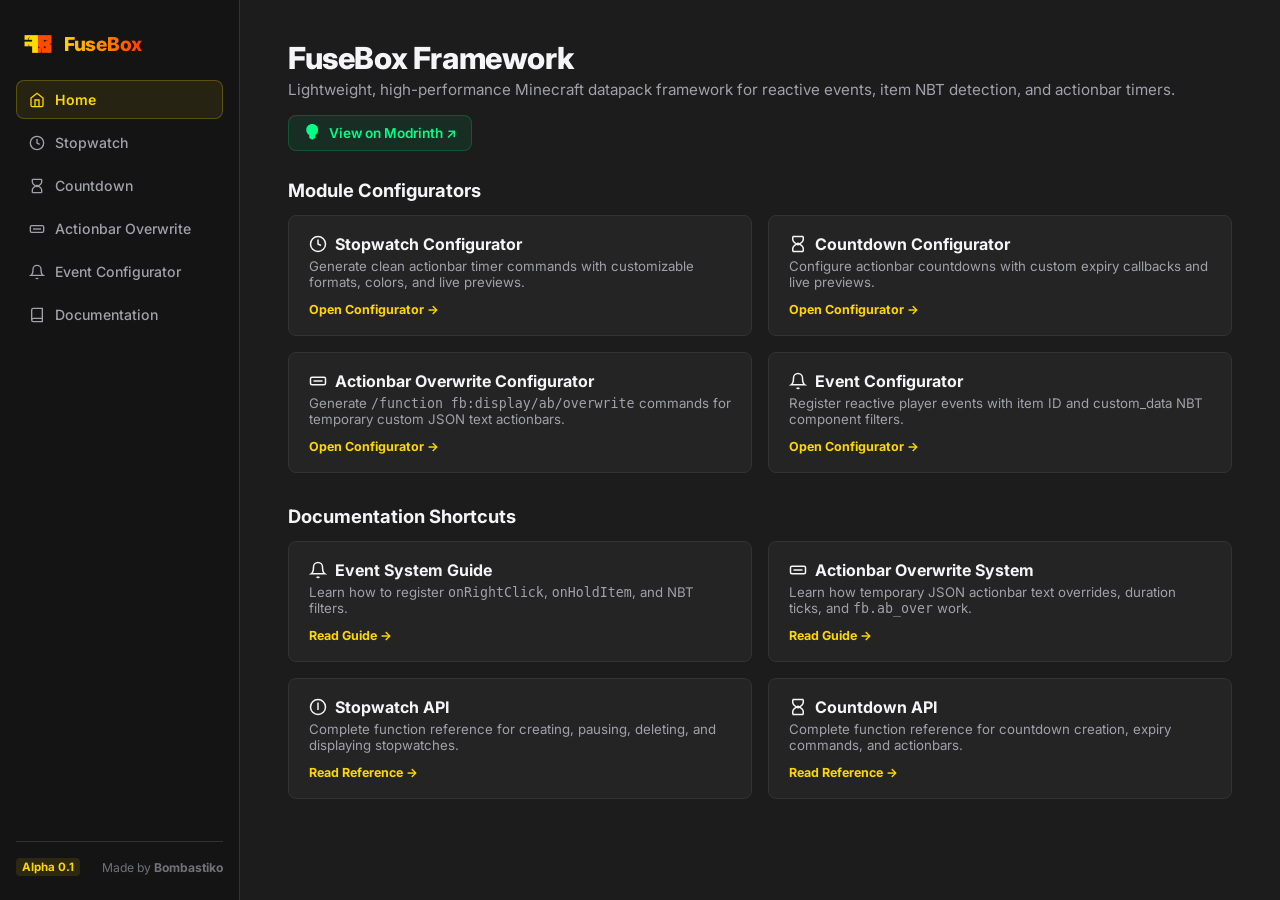
<file: FuseBox/Wiki/index.html>
<!DOCTYPE html>
<html lang="en">
<head>
  <meta charset="UTF-8">
  <meta name="viewport" content="width=device-width, initial-scale=1.0">
  <title>FuseBox Wiki & Configurator</title>
  <link rel="stylesheet" href="style.css?v=18.0">
  <link rel="preconnect" href="https://fonts.googleapis.com">
  <link rel="preconnect" href="https://fonts.gstatic.com" crossorigin>
  <link href="https://fonts.googleapis.com/css2?family=Inter:wght@400;500;600;700;800&family=JetBrains+Mono:wght@400;600&display=swap" rel="stylesheet">
</head>
<body>

  <!-- SIDEBAR NAVIGATION -->
  <aside class="sidebar">
    <div>
      <!-- LOGO BRAND (NO BOX / NO BORDER) -->
      <div class="logo-brand">
        <img src="logo.png" alt="FuseBox Logo" width="32" height="32" style="width:32px; height:32px; max-width:32px; max-height:32px; object-fit:contain;" class="logo-img">
        <span class="logo-title">FuseBox</span>
      </div>

      <nav class="menu">
        <button class="menu-item active" data-page="home-page">
          <svg viewBox="0 0 24 24" width="16" height="16" stroke="currentColor" stroke-width="2" fill="none"><path d="M3 9l9-7 9 7v11a2 2 0 0 1-2 2H5a2 2 0 0 1-2-2z"></path><polyline points="9 22 9 12 15 12 15 22"></polyline></svg>
          Home
        </button>

        <button class="menu-item" data-page="configurator-page">
          <svg viewBox="0 0 24 24" width="16" height="16" stroke="currentColor" stroke-width="2" fill="none"><circle cx="12" cy="12" r="10"></circle><polyline points="12 6 12 12 16 14"></polyline></svg>
          Stopwatch
        </button>

        <button class="menu-item" data-page="cd-configurator-page">
          <svg viewBox="0 0 24 24" width="16" height="16" stroke="currentColor" stroke-width="2" fill="none"><path d="M5 2h14M5 22h14M19 2v4c0 3-3 5-7 7-4-2-7-4-7-7V2M5 22v-4c0-3 3-5 7-7 4 2 7 4 7 7v4"></path></svg>
          Countdown
        </button>

        <button class="menu-item" data-page="ab-configurator-page">
          <svg viewBox="0 0 24 24" width="16" height="16" stroke="currentColor" stroke-width="2" fill="none"><rect x="2" y="7" width="20" height="10" rx="2" ry="2"></rect><line x1="6" y1="12" x2="18" y2="12"></line></svg>
          Actionbar Overwrite
        </button>

        <button class="menu-item" data-page="event-generator-page">
          <svg viewBox="0 0 24 24" width="16" height="16" stroke="currentColor" stroke-width="2" fill="none"><path d="M18 8A6 6 0 0 0 6 8c0 7-3 9-3 9h18s-3-2-3-9"></path><path d="M13.73 21a2 2 0 0 1-3.46 0"></path></svg>
          Event Configurator
        </button>

        <button class="menu-item" data-page="docs-page">
          <svg viewBox="0 0 24 24" width="16" height="16" stroke="currentColor" stroke-width="2" fill="none"><path d="M4 19.5A2.5 2.5 0 0 1 6.5 17H20"></path><path d="M6.5 2H20v20H6.5A2.5 2.5 0 0 1 4 19.5v-15A2.5 2.5 0 0 1 6.5 2z"></path></svg>
          Documentation
        </button>
      </nav>
    </div>

    <!-- SIDEBAR FOOTER -->
    <div class="sidebar-footer">
      <span class="version-tag">Alpha 0.1</span>
      <span>Made by <strong>Bombastiko</strong></span>
    </div>
  </aside>

  <!-- MAIN CONTENT AREA -->
  <main class="content">

    <!-- PAGE 0: HOME / DASHBOARD OVERVIEW -->
    <div id="home-page" class="page active">
      <div class="page-header">
        <h1>FuseBox Framework</h1>
        <p>Lightweight, high-performance Minecraft datapack framework for reactive events, item NBT detection, and actionbar timers.</p>
        <div style="margin-top:16px;">
          <a href="https://modrinth.com/datapack/fusebox" target="_blank" class="btn-modrinth">
            <svg width="18" height="18" viewBox="0 0 24 24" fill="currentColor"><path d="M12.252 0c-4.35 0-7.89 3.54-7.89 7.89 0 2.92 1.6 5.48 3.97 6.81v3.91l3.92 2.37 3.92-2.37v-3.91c2.37-1.33 3.97-3.89 3.97-6.81 0-4.35-3.54-7.89-7.89-7.89z"></path></svg>
            View on Modrinth ↗
          </a>
        </div>
      </div>

      <div style="margin-bottom:32px;">
        <h2 style="font-size:1.15rem; font-weight:700; margin-bottom:14px; color:var(--text-main);">Module Configurators</h2>
        <div class="shortcut-grid">
          <div class="shortcut-card" onclick="switchPage('configurator-page')">
            <div>
              <h3>
                <svg viewBox="0 0 24 24" width="18" height="18" stroke="currentColor" stroke-width="2" fill="none"><circle cx="12" cy="12" r="10"></circle><polyline points="12 6 12 12 16 14"></polyline></svg>
                Stopwatch Configurator
              </h3>
              <p>Generate clean actionbar timer commands with customizable formats, colors, and live previews.</p>
            </div>
            <div class="shortcut-arrow">Open Configurator →</div>
          </div>

          <div class="shortcut-card" onclick="switchPage('cd-configurator-page')">
            <div>
              <h3>
                <svg viewBox="0 0 24 24" width="18" height="18" stroke="currentColor" stroke-width="2" fill="none"><path d="M5 2h14M5 22h14M19 2v4c0 3-3 5-7 7-4-2-7-4-7-7V2M5 22v-4c0-3 3-5 7-7 4 2 7 4 7 7v4"></path></svg>
                Countdown Configurator
              </h3>
              <p>Configure actionbar countdowns with custom expiry callbacks and live previews.</p>
            </div>
            <div class="shortcut-arrow">Open Configurator →</div>
          </div>

          <div class="shortcut-card" onclick="switchPage('ab-configurator-page')">
            <div>
              <h3>
                <svg viewBox="0 0 24 24" width="18" height="18" stroke="currentColor" stroke-width="2" fill="none"><rect x="2" y="7" width="20" height="10" rx="2" ry="2"></rect><line x1="6" y1="12" x2="18" y2="12"></line></svg>
                Actionbar Overwrite Configurator
              </h3>
              <p>Generate <code>/function fb:display/ab/overwrite</code> commands for temporary custom JSON text actionbars.</p>
            </div>
            <div class="shortcut-arrow">Open Configurator →</div>
          </div>

          <div class="shortcut-card" onclick="switchPage('event-generator-page')">
            <div>
              <h3>
                <svg viewBox="0 0 24 24" width="18" height="18" stroke="currentColor" stroke-width="2" fill="none"><path d="M18 8A6 6 0 0 0 6 8c0 7-3 9-3 9h18s-3-2-3-9"></path><path d="M13.73 21a2 2 0 0 1-3.46 0"></path></svg>
                Event Configurator
              </h3>
              <p>Register reactive player events with item ID and custom_data NBT component filters.</p>
            </div>
            <div class="shortcut-arrow">Open Configurator →</div>
          </div>
        </div>
      </div>

      <div>
        <h2 style="font-size:1.15rem; font-weight:700; margin-bottom:14px; color:var(--text-main);">Documentation Shortcuts</h2>
        <div class="shortcut-grid">
          <div class="shortcut-card" onclick="switchPage('docs-page'); switchDocTab('doc-events');">
            <div>
              <h3>
                <svg viewBox="0 0 24 24" width="18" height="18" stroke="currentColor" stroke-width="2" fill="none"><path d="M18 8A6 6 0 0 0 6 8c0 7-3 9-3 9h18s-3-2-3-9"></path><path d="M13.73 21a2 2 0 0 1-3.46 0"></path></svg>
                Event System Guide
              </h3>
              <p>Learn how to register <code>onRightClick</code>, <code>onHoldItem</code>, and NBT filters.</p>
            </div>
            <div class="shortcut-arrow">Read Guide →</div>
          </div>

          <div class="shortcut-card" onclick="switchPage('docs-page'); switchDocTab('doc-actionbar');">
            <div>
              <h3>
                <svg viewBox="0 0 24 24" width="18" height="18" stroke="currentColor" stroke-width="2" fill="none"><rect x="2" y="7" width="20" height="10" rx="2" ry="2"></rect><line x1="6" y1="12" x2="18" y2="12"></line></svg>
                Actionbar Overwrite System
              </h3>
              <p>Learn how temporary JSON actionbar text overrides, duration ticks, and <code>fb.ab_over</code> work.</p>
            </div>
            <div class="shortcut-arrow">Read Guide →</div>
          </div>

          <div class="shortcut-card" onclick="switchPage('docs-page'); switchDocTab('doc-stopwatches');">
            <div>
              <h3>
                <svg viewBox="0 0 24 24" width="18" height="18" stroke="currentColor" stroke-width="2" fill="none"><circle cx="12" cy="12" r="10"></circle><polyline points="12 6 12 16 14"></polyline></svg>
                Stopwatch API
              </h3>
              <p>Complete function reference for creating, pausing, deleting, and displaying stopwatches.</p>
            </div>
            <div class="shortcut-arrow">Read Reference →</div>
          </div>

          <div class="shortcut-card" onclick="switchPage('docs-page'); switchDocTab('doc-countdowns');">
            <div>
              <h3>
                <svg viewBox="0 0 24 24" width="18" height="18" stroke="currentColor" stroke-width="2" fill="none"><path d="M5 2h14M5 22h14M19 2v4c0 3-3 5-7 7-4-2-7-4-7-7V2M5 22v-4c0-3 3-5 7-7 4 2 7 4 7 7v4"></path></svg>
                Countdown API
              </h3>
              <p>Complete function reference for countdown creation, expiry commands, and actionbars.</p>
            </div>
            <div class="shortcut-arrow">Read Reference →</div>
          </div>
        </div>
      </div>
    </div>

    <!-- PAGE 1: STOPWATCH -->
    <div id="configurator-page" class="page">
      <div class="page-header">
        <h1>Stopwatch Configurator</h1>
        <p>Generate complete stopwatch creation, actionbar display, pause, and resume commands.</p>
      </div>

      <div class="config-layout">
        <!-- FORM CARD -->
        <div class="card">
          <div class="card-title">Stopwatch Parameters</div>
          <form id="configForm" onsubmit="event.preventDefault();">
            <div class="form-grid">
              <div class="field">
                <label for="player">Target Selector / Player *</label>
                <input type="text" id="player" placeholder="e.g. @a, @s, or player name">
              </div>

              <div class="field" id="global-type-group">
                <label for="global_type">Global Type</label>
                <select id="global_type">
                  <option value="soft" selected>Soft (Custom Override)</option>
                  <option value="hard">Hard (Force All)</option>
                </select>
              </div>

              <div class="field">
                <label for="sw">Stopwatch Name *</label>
                <input type="text" id="sw" placeholder="e.g. demo">
              </div>

              <div class="field">
                <label for="format">Format</label>
                <select id="format">
                  <option value="digital">Digital (HH:MM:SS)</option>
                  <option value="digital_short" selected>Digital Short (MM:SS.ms)</option>
                  <option value="letters">Letters (Xd Xh Xm Xs)</option>
                  <option value="dynamic">Dynamic</option>
                </select>
              </div>

              <div class="field">
                <label for="color">Primary Color</label>
                <select id="color">
                  <option value="gold" selected>Gold</option>
                  <option value="yellow">Yellow</option>
                  <option value="white">White</option>
                  <option value="gray">Gray</option>
                  <option value="red">Red</option>
                  <option value="green">Green</option>
                </select>
              </div>

              <div class="field">
                <label for="color_sec">Separator Color</label>
                <select id="color_sec">
                  <option value="yellow" selected>Yellow</option>
                  <option value="gold">Gold</option>
                  <option value="white">White</option>
                  <option value="gray">Gray</option>
                </select>
              </div>

              <div class="field">
                <label for="color_num">Number Color</label>
                <select id="color_num">
                  <option value="white" selected>White</option>
                  <option value="gold">Gold</option>
                  <option value="yellow">Yellow</option>
                </select>
              </div>

              <div class="field full-width">
                <label for="prefix">Prefix Text</label>
                <input type="text" id="prefix" placeholder="e.g. Timer: ">
              </div>

              <div class="field full-width">
                <label for="suffix">Suffix Text</label>
                <input type="text" id="suffix" placeholder="e.g.  (Active)">
              </div>

              <div class="field toggle-field full-width">
                <label for="bold">Apply Bold Formatting</label>
                <label class="switch">
                  <input type="checkbox" id="bold">
                  <span class="slider"></span>
                </label>
              </div>
            </div>
          </form>
        </div>

        <!-- PREVIEW & COMMAND CARD -->
        <div>
          <!-- PREVIEW CARD -->
          <div class="card brand-border-card" style="margin-bottom:24px;">
            <div class="card-title">
              <span>Actionbar Live Preview</span>
              <div style="display:flex; align-items:center; gap:6px;">
                <label for="preview-paused" style="font-size:0.75rem; color:var(--text-muted);">Paused</label>
                <input type="checkbox" id="preview-paused">
              </div>
            </div>
            <div class="preview-box">
              <div id="actionbarPreview" class="actionbar-text">00:00.00</div>
            </div>
          </div>

          <!-- COMMANDS CARD -->
          <div class="card brand-border-card">
            <div class="card-title">Generated Commands</div>
            <div class="command-container">
              <label style="font-size:0.75rem; color:var(--text-muted); font-weight:700;">1. Create Stopwatch</label>
              <div class="command-code"><code id="sw-commandOutputCreate">/function fb:sw/create {name:"demo"}</code></div>
              <button id="sw-copyBtnCreate" class="btn-copy-compact">Copy Create</button>

              <label style="font-size:0.75rem; color:var(--text-muted); font-weight:700; margin-top:6px;">2. Display Actionbar</label>
              <div class="command-code"><code id="commandOutput">/function fb:sw/display_ab_custom {player:"@a",sw:"demo",format:"digital_short",color:"gold",color_sec:"yellow",color_num:"white",prefix:"",suffix:"",bold:"false",global_type:"soft"}</code></div>
              <button id="copyBtn" class="btn-copy-compact">Copy Display</button>

              <label style="font-size:0.75rem; color:var(--text-muted); font-weight:700; margin-top:6px;">3. Pause Stopwatch</label>
              <div class="command-code"><code id="sw-commandOutputPause">/function fb:sw/pause {name:"demo"}</code></div>
              <button id="sw-copyBtnPause" class="btn-copy-compact">Copy Pause</button>

              <label style="font-size:0.75rem; color:var(--text-muted); font-weight:700; margin-top:6px;">4. Resume Stopwatch</label>
              <div class="command-code"><code id="sw-commandOutputResume">/function fb:sw/resume {name:"demo"}</code></div>
              <button id="sw-copyBtnResume" class="btn-copy-compact">Copy Resume</button>
            </div>
          </div>
        </div>
      </div>
    </div>

    <!-- PAGE 2: COUNTDOWN -->
    <div id="cd-configurator-page" class="page">
      <div class="page-header">
        <h1>Countdown Configurator</h1>
        <p>Generate commands for actionbar countdowns with optional expiry callbacks.</p>
      </div>

      <div class="config-layout">
        <!-- FORM CARD -->
        <div class="card">
          <div class="card-title">Countdown Parameters</div>
          <form id="cdConfigForm" onsubmit="event.preventDefault();">
            <div class="form-grid">
              <div class="field">
                <label for="cd-player">Target Selector / Player *</label>
                <input type="text" id="cd-player" placeholder="e.g. @a, @s, or player name">
              </div>

              <div class="field" id="cd-global-type-group">
                <label for="cd-global_type">Global Type</label>
                <select id="cd-global_type">
                  <option value="soft" selected>Soft (Custom Override)</option>
                  <option value="hard">Hard (Force All)</option>
                </select>
              </div>

              <div class="field">
                <label for="cd-name">Countdown Name *</label>
                <input type="text" id="cd-name" placeholder="e.g. timer1">
              </div>

              <div class="field">
                <label for="cd-format">Format</label>
                <select id="cd-format">
                  <option value="digital">Digital (HH:MM:SS)</option>
                  <option value="digital_short" selected>Digital Short (MM:SS.ms)</option>
                  <option value="letters">Letters (Xd Xh Xm Xs)</option>
                  <option value="dynamic">Dynamic</option>
                </select>
              </div>

              <div class="field">
                <label for="cd-h">Hours</label>
                <input type="number" id="cd-h" placeholder="0" min="0">
              </div>

              <div class="field">
                <label for="cd-m">Minutes</label>
                <input type="number" id="cd-m" placeholder="1" min="0">
              </div>

              <div class="field">
                <label for="cd-s">Seconds</label>
                <input type="number" id="cd-s" placeholder="30" min="0">
              </div>

              <div class="field">
                <label for="cd-color">Primary Color</label>
                <select id="cd-color">
                  <option value="red" selected>Red</option>
                  <option value="gold">Gold</option>
                  <option value="yellow">Yellow</option>
                  <option value="white">White</option>
                </select>
              </div>

              <div class="field full-width">
                <label for="cd-prefix">Prefix Text</label>
                <input type="text" id="cd-prefix" placeholder="e.g. Time Left: ">
              </div>

              <div class="field full-width">
                <label for="cd-cmd">Expiry Callback Command (Optional)</label>
                <input type="text" id="cd-cmd" placeholder="Optional command on timer expiry (e.g. say Done!)">
                <span style="font-size:0.75rem; color:var(--text-dim);">If left empty, a silent command with no chat output or side effect will be used.</span>
              </div>

              <div class="field toggle-field full-width">
                <label for="cd-bold">Apply Bold Formatting</label>
                <label class="switch">
                  <input type="checkbox" id="cd-bold">
                  <span class="slider"></span>
                </label>
              </div>
            </div>
          </form>
        </div>

        <!-- PREVIEW & COMMANDS CARD -->
        <div>
          <!-- PREVIEW CARD -->
          <div class="card brand-border-card" style="margin-bottom:24px;">
            <div class="card-title">
              <span>Actionbar Live Preview</span>
              <div style="display:flex; align-items:center; gap:6px;">
                <label for="cd-preview-paused" style="font-size:0.75rem; color:var(--text-muted);">Paused</label>
                <input type="checkbox" id="cd-preview-paused">
              </div>
            </div>
            <div class="preview-box">
              <div id="cd-actionbarPreview" class="actionbar-text">01:30.00</div>
            </div>
          </div>

          <!-- COMMANDS CARD -->
          <div class="card brand-border-card">
            <div class="card-title">Generated Commands</div>
            <div class="command-container">
              <label style="font-size:0.75rem; color:var(--text-muted); font-weight:700;">1. Create Countdown</label>
              <div class="command-code"><code id="cd-commandOutputCreate">/function fb:cd/create {name:"timer1",h:0,m:1,s:30,on_complete:'data get storage fb:tmp dummy'}</code></div>
              <button id="cd-copyBtnCreate" class="btn-copy-compact">Copy Create</button>

              <label style="font-size:0.75rem; color:var(--text-muted); font-weight:700; margin-top:6px;">2. Start Countdown</label>
              <div class="command-code"><code id="cd-commandOutputStart">/function fb:cd/start {name:"timer1"}</code></div>
              <button id="cd-copyBtnStart" class="btn-copy-compact">Copy Start</button>

              <label style="font-size:0.75rem; color:var(--text-muted); font-weight:700; margin-top:6px;">3. Display Actionbar</label>
              <div class="command-code"><code id="cd-commandOutputDisplay">/function fb:cd/display_ab_custom {player:"@a",cd:"timer1",format:"digital_short",color:"red",color_sec:"gray",color_num:"white",prefix:"",suffix:"",bold:"false",global_type:"soft"}</code></div>
              <button id="cd-copyBtnDisplay" class="btn-copy-compact">Copy Display</button>
            </div>
          </div>
        </div>
      </div>
    </div>

    <!-- PAGE 3: ACTIONBAR OVERWRITE CONFIGURATOR -->
    <div id="ab-configurator-page" class="page">
      <div class="page-header">
        <h1>Actionbar Overwrite Configurator</h1>
        <p>Generate <code>/function fb:display/ab/overwrite</code> commands to display temporary custom JSON text actionbars for a specific duration in ticks.</p>
      </div>

      <div class="config-layout">
        <!-- FORM CARD -->
        <div class="card">
          <div class="card-title">Actionbar Overwrite Parameters</div>
          <form id="abConfigForm" onsubmit="event.preventDefault();">
            <div class="form-grid">
              <div class="field full-width">
                <label for="ab-player">Target Player / Selector *</label>
                <input type="text" id="ab-player" placeholder="e.g. @a, @s, or player name">
              </div>

              <div class="field full-width">
                <label for="ab-duration">Duration in Ticks (20 Ticks = 1 Second) *</label>
                <input type="number" id="ab-duration" placeholder="e.g. 100" min="1">
                <span style="font-size:0.75rem; color:var(--text-dim);" id="ab-duration-hint">100 ticks = 5.0 seconds duration</span>
              </div>

              <!-- INPUT MODE TOGGLE SWITCH (PLAIN TEXT vs RAW JSON) -->
              <div class="field full-width">
                <label for="ab-mode">Input Mode</label>
                <select id="ab-mode">
                  <option value="plain" selected>Plain Text & Visual Styling</option>
                  <option value="json">Raw JSON Component (Advanced Array/Object)</option>
                </select>
              </div>

              <!-- PLAIN TEXT MODE FIELDS -->
              <div class="field full-width" id="ab-custom-text-group">
                <label for="ab-custom-text">Message Text *</label>
                <input type="text" id="ab-custom-text" placeholder="e.g. Speed Boost Active!">
              </div>

              <div class="field" id="ab-color-group">
                <label for="ab-color">Text Color</label>
                <select id="ab-color">
                  <option value="gold" selected>Gold</option>
                  <option value="yellow">Yellow</option>
                  <option value="white">White</option>
                  <option value="gray">Gray</option>
                  <option value="red">Red</option>
                  <option value="green">Green</option>
                  <option value="blue">Blue</option>
                </select>
              </div>

              <div class="field" id="ab-prefix-group">
                <label for="ab-prefix">Prefix Text</label>
                <input type="text" id="ab-prefix" placeholder="e.g. [INFO] ">
              </div>

              <div class="field full-width toggle-field" id="ab-bold-group">
                <label for="ab-bold">Apply Bold Formatting</label>
                <label class="switch">
                  <input type="checkbox" id="ab-bold" checked>
                  <span class="slider"></span>
                </label>
              </div>

              <!-- RAW JSON MODE FIELD (HIDDEN BY DEFAULT) -->
              <div class="field full-width hidden-field" id="ab-raw-json-group">
                <label for="ab-raw-json">Raw JSON Text Component Payload *</label>
                <input type="text" id="ab-raw-json" placeholder='e.g. [{"text":"★ ","color":"yellow"},{"text":"ULTIMATE READY!","color":"gold","bold":true}]'>
                <span style="font-size:0.75rem; color:var(--text-dim);" id="ab-json-hint">Enter valid Minecraft JSON component array or object.</span>
              </div>
            </div>
          </form>
        </div>

        <!-- PREVIEW & COMMAND CARD -->
        <div>
          <div class="card brand-border-card" style="margin-bottom:24px;">
            <div class="card-title">
              <span>Actionbar Live Preview</span>
            </div>
            <div class="preview-box">
              <div id="ab-actionbarPreview" class="actionbar-text">Speed Boost Active!</div>
            </div>
          </div>

          <div class="card brand-border-card">
            <div class="card-title">Generated Command</div>
            <div class="command-container">
              <label style="font-size:0.75rem; color:var(--text-muted); font-weight:700;">Actionbar Overwrite Command</label>
              <div class="command-code"><code id="ab-commandOutput">/function fb:display/ab/overwrite {player:"@a",text:'{"text":"Speed Boost Active!","color":"gold","bold":true}',duration:100}</code></div>
              <button id="ab-copyBtn" class="btn-copy-compact">
                <svg width="14" height="14" viewBox="0 0 24 24" fill="none" stroke="currentColor" stroke-width="2"><path d="M16 4h2a2 2 0 0 1 2 2v14a2 2 0 0 1-2 2H6a2 2 0 0 1-2-2V6a2 2 0 0 1 2-2h2"></path><rect x="8" y="2" width="8" height="4" rx="1" ry="1"></rect></svg>
                Copy Overwrite Command
              </button>
            </div>
          </div>
        </div>
      </div>
    </div>

    <!-- PAGE 4: EVENT CONFIGURATOR -->
    <div id="event-generator-page" class="page">
      <div class="page-header">
        <h1>Event Configurator</h1>
        <p>Register reactive player events with <code>item_id</code> and <code>custom_data</code> NBT component filters.</p>
      </div>

      <div class="config-layout">
        <div class="card">
          <div class="card-title">Event Parameters</div>
          <form id="eventGenForm" onsubmit="event.preventDefault();">
            <div class="form-grid">
              <div class="field">
                <label for="eg-type">Callback Action Type</label>
                <select id="eg-type">
                  <option value="command" selected>Direct Command (cmd)</option>
                  <option value="function">Function Call (fn)</option>
                </select>
              </div>

              <div class="field">
                <label for="eg-event">Event Name</label>
                <select id="eg-event">
                  <option value="onRightClick" selected>onRightClick</option>
                  <option value="onHoldItem">onHoldItem</option>
                  <option value="onJoin">onJoin</option>
                  <option value="onDeath">onDeath</option>
                  <option value="onLeave">onLeave</option>
                  <option value="onKillPlayer">onKillPlayer</option>
                  <option value="onDamage">onDamage</option>
                </select>
              </div>

              <!-- ITEM-RELATED FIELDS (HIDES AUTOMATICALLY FOR NON-ITEM EVENTS) -->
              <div class="field full-width" id="eg-item-group">
                <label for="eg-item" id="eg-item-label">Required Item ID *</label>
                <input type="text" id="eg-item" placeholder="e.g. carrot_on_a_stick or warped_fungus_on_a_stick">
                <span id="eg-item-hint" class="field-info">
                  <svg width="12" height="12" viewBox="0 0 24 24" fill="none" stroke="currentColor" stroke-width="2"><circle cx="12" cy="12" r="10"></circle><line x1="12" y1="8" x2="12" y2="12"></line><line x1="12" y1="16" x2="12.01" y2="16"></line></svg>
                  Required for onRightClick: minecraft:carrot_on_a_stick or minecraft:warped_fungus_on_a_stick
                </span>
              </div>

              <div class="field full-width" id="eg-cd-group">
                <label for="eg-cd">Required Custom Data NBT Compound *</label>
                <input type="text" id="eg-cd" placeholder='e.g. {id:"ascend"} or {id:"fire"}'>
                <span style="font-size:0.75rem; color:var(--text-dim);">Matches items with modern Minecraft 1.20.5+ custom_data component (e.g. /give @s carrot_on_a_stick[custom_data={id:"ascend"}]).</span>
              </div>

              <div class="field full-width">
                <label for="eg-fn" id="eg-fn-label">Target Command *</label>
                <input type="text" id="eg-fn" placeholder="e.g. scoreboard players add @s fb.t_fire 1">
              </div>
            </div>
          </form>
        </div>

        <div class="card brand-border-card">
          <div class="card-title">Registration Command</div>
          <div class="command-container">
            <div class="command-code"><code id="eg-commandOutput">/function fb:event/register_item_cmd {event:"onRightClick",item_id:"carrot_on_a_stick",custom_data:{id:"ascend"},cmd:"scoreboard players add @s fb.t_fire 1"}</code></div>
            <button id="eg-copyBtn" class="btn-copy-compact">Copy Registration Command</button>
          </div>
        </div>
      </div>
    </div>

    <!-- PAGE 5: DOCUMENTATION & WIKI -->
    <div id="docs-page" class="page">
      <div class="page-header">
        <h1>Documentation & API Reference</h1>
        <p>Complete documentation for events, stopwatches, countdowns, actionbars, and dependency checking in Minecraft 1.20.5+ / 1.21+.</p>
      </div>

      <nav class="docs-nav">
        <button class="docs-tab active" data-doc="doc-overview">Overview</button>
        <button class="docs-tab" data-doc="doc-actionbar">Actionbar System</button>
        <button class="docs-tab" data-doc="doc-events">Event System</button>
        <button class="docs-tab" data-doc="doc-stopwatches">Stopwatches API</button>
        <button class="docs-tab" data-doc="doc-countdowns">Countdowns API</button>
        <button class="docs-tab" data-doc="doc-dependency">Dependency Check</button>
        <button class="docs-tab" data-doc="doc-troubleshooting">Debugging</button>
      </nav>

      <!-- DOC: OVERVIEW -->
      <div id="doc-overview" class="doc-content active">
        <div class="card doc-block">
          <h2>
            <svg viewBox="0 0 24 24" width="22" height="22" stroke="currentColor" stroke-width="2" fill="none"><path d="M13 2L3 14h9l-1 8 10-12h-9l1-8z"></path></svg>
            Framework Overview
          </h2>
          <p>FuseBox handles complex NBT parsing, item detection, and actionbar UI management out-of-the-box in Minecraft 1.20.5+ / 1.21+.</p>

          <table class="wiki-table">
            <thead>
              <tr>
                <th>Function / Command</th>
                <th>Description</th>
              </tr>
            </thead>
            <tbody>
              <tr>
                <td><code>/function fb:debug/menu</code></td>
                <td>Opens in-game debug chat menu to toggle event and timer diagnostics.</td>
              </tr>
              <tr>
                <td><code>/function fb:event/reset_db</code></td>
                <td>Clears all registered event callbacks and scoreboards.</td>
              </tr>
              <tr>
                <td><code>/function fb:sw/reset-db</code></td>
                <td>Wipes all stopwatch timer instances and scoreboards.</td>
              </tr>
              <tr>
                <td><code>/function fb:cd/reset-db</code></td>
                <td>Wipes all countdown timer instances and scoreboards.</td>
              </tr>
              <tr>
                <td><code>/function fb:api/check_version</code></td>
                <td>Sets score <code>#fb_installed fb.version</code> to current version number for third-party packs.</td>
              </tr>
            </tbody>
          </table>
        </div>
      </div>

      <!-- DOC: ACTIONBAR SYSTEM -->
      <div id="doc-actionbar" class="doc-content">
        <div class="card doc-block">
          <h2>
            <svg viewBox="0 0 24 24" width="22" height="22" stroke="currentColor" stroke-width="2" fill="none"><rect x="2" y="7" width="20" height="10" rx="2" ry="2"></rect><line x1="6" y1="12" x2="18" y2="12"></line></svg>
            Actionbar Overwrite & Priority System
          </h2>
          <p>FuseBox features a built-in actionbar overwrite engine that allows datapacks to display temporary custom JSON text messages for a set duration without interfering with active timers.</p>

          <h3>1. Actionbar Overwrite Function: <code>/function fb:display/ab/overwrite</code></h3>
          <p>Displays a custom JSON text component on the actionbar for a specified duration in Minecraft ticks (20 ticks = 1 second). While active, it temporarily overrides any running stopwatch or countdown display. Once the duration expires, FuseBox automatically reverts to normal timer rendering.</p>
          <pre><code>/function fb:display/ab/overwrite {player:"@a",text:'{"text":"Speed Boost Active!","color":"gold","bold":true}',duration:100}</code></pre>

          <h3>Parameter Reference</h3>
          <table class="wiki-table">
            <thead>
              <tr>
                <th>Parameter</th>
                <th>Type</th>
                <th>Description</th>
              </tr>
            </thead>
            <tbody>
              <tr>
                <td><code>player</code></td>
                <td>String</td>
                <td>Target selector (e.g. <code>"@a"</code>, <code>"@s"</code>, or player name).</td>
              </tr>
              <tr>
                <td><code>text</code></td>
                <td>String / JSON Component</td>
                <td>Raw Minecraft JSON text component string (e.g. <code>'{"text":"Message","color":"gold"}'</code>).</td>
              </tr>
              <tr>
                <td><code>duration</code></td>
                <td>Integer</td>
                <td>Display duration in ticks (e.g. <code>100</code> ticks = 5 seconds). Sets score <code>fb.ab_over</code> on player.</td>
              </tr>
            </tbody>
          </table>

          <h3>2. Under the Hood Mechanics</h3>
          <ul>
            <li>Stores the custom JSON text payload in <code>storage fb:overwrite &lt;player&gt;.text</code>.</li>
            <li>Sets the <code>fb.ab_over</code> scoreboard objective on target players to the specified <code>duration</code> value.</li>
            <li>During each tick, FuseBox's display loop checks if <code>fb.ab_over</code> &gt; 0. If positive, it renders the custom JSON text component and decrements the score by 1.</li>
            <li>When <code>fb.ab_over</code> reaches 0, the overwrite automatically expires and normal timer displays resume seamlessly.</li>
          </ul>
        </div>
      </div>

      <!-- DOC: EVENT SYSTEM -->
      <div id="doc-events" class="doc-content">
        <div class="card doc-block">
          <h2>
            <svg viewBox="0 0 24 24" width="22" height="22" stroke="currentColor" stroke-width="2" fill="none"><path d="M18 8A6 6 0 0 0 6 8c0 7-3 9-3 9h18s-3-2-3-9"></path><path d="M13.73 21a2 2 0 0 1-3.46 0"></path></svg>
            Event System API
          </h2>
          <p>Register reactive player events with <code>item_id</code> and <code>custom_data</code> NBT component filters.</p>

          <div style="background: rgba(255, 170, 0, 0.08); border-left: 4px solid var(--accent-yellow); padding: 14px 16px; border-radius: var(--radius-md); margin: 18px 0;">
            <h4 style="margin: 0 0 6px 0; color: var(--accent-yellow); font-size: 0.92rem; display: flex; align-items: center; gap: 6px;">
              <svg width="16" height="16" viewBox="0 0 24 24" fill="none" stroke="currentColor" stroke-width="2"><circle cx="12" cy="12" r="10"></circle><line x1="12" y1="8" x2="12" y2="12"></line><line x1="12" y1="16" x2="12.01" y2="16"></line></svg>
              Execution Context & Macro Arguments (Crucial!)
            </h4>
            <p style="font-size: 0.85rem; margin: 0 0 8px 0; color: var(--text-main);">
              All callbacks (both direct commands and function calls) execute <strong>as and at the player (<code>@s</code>)</strong> who triggered the event.
            </p>
            <p style="font-size: 0.85rem; margin: 0 0 6px 0; color: var(--text-main);">
              When executing target callback functions (e.g. <code>my_pack:cast_spell</code>), FuseBox executes the target function as a <strong>Macro Function</strong> with NBT storage parameters. The macro parameters passed into your function are:
            </p>
            <ul style="font-size: 0.85rem; margin: 0 0 0 18px; color: var(--text-muted);">
              <li><code>$(player)</code>: The player's username string (e.g. <code>"Bombastiko"</code>).</li>
              <li><code>$(event)</code>: The name of the triggered event (e.g. <code>"onRightClick"</code>, <code>"onJoin"</code>).</li>
              <li><code>$(item_id)</code>: The item ID string (for item events like <code>onRightClick</code> / <code>onHoldItem</code>).</li>
              <li><code>$(custom_data)</code>: The custom NBT compound object (for item events).</li>
            </ul>
            <p style="font-size: 0.82rem; margin: 8px 0 0 0; color: var(--text-dim);">
              <em>Note: If your callback function doesn't use macro parameters, standard Minecraft commands inside your function will still execute directly on <code>@s</code> (the player)!</em>
            </p>
          </div>

          <h3>Standard Events</h3>
          <ul>
            <li><code>onJoin</code>: Fires when a player logs in or joins the world.</li>
            <li><code>onDeath</code>: Fires immediately when a player dies.</li>
            <li><code>onLeave</code>: Fires immediately when a player disconnects or leaves.</li>
            <li><code>onKillPlayer</code>: Fires <code>as</code> the killer when they kill another player.</li>
            <li><code>onKilledByPlayer</code>: Fires <code>as</code> the victim when killed by another player.</li>
            <li><code>onDamage</code>: Fires <code>as</code> the player when they take damage from any source.</li>
            <li><code>onEntityKill</code>: Fires <code>as</code> the player when they kill a mob/monster.</li>
            <li><code>whileOnline</code>: Fires every tick for all players currently online.</li>
            <li><code>whileOffline</code>: Fires every tick for all registered players currently offline.</li>
          </ul>

          <h3>Item-Specific Events</h3>
          <ul>
            <li><code>onRightClick</code>: Fires when a player right-clicks holding a Carrot on a Stick or Warped Fungus on a Stick.</li>
            <li><code>onHoldItem</code>: Fires every tick while a player is holding a specific item.</li>
          </ul>

          <h3>API Registration Commands</h3>
          <p><strong>1. Function Callbacks (Standard Events):</strong></p>
          <pre><code>/function fb:event/register {event:"onJoin", fn:"my_pack:welcome"}</code></pre>

          <p><strong>2. Direct Command Callbacks (Standard Events):</strong></p>
          <pre><code>/function fb:event/register_cmd {event:"onJoin", cmd:"say Welcome back, @s!"}</code></pre>

          <p><strong>3. Function Callbacks (Item Events with custom_data):</strong></p>
          <pre><code>/function fb:event/register_item {event:"onRightClick", fn:"my_pack:cast_spell", item_id:"minecraft:carrot_on_a_stick", custom_data:{id:"ascend"}}</code></pre>

          <p><strong>4. Direct Command Callbacks (Item Events with custom_data):</strong></p>
          <pre><code>/function fb:event/register_item_cmd {event:"onRightClick", cmd:"effect give @s speed 5 1", item_id:"minecraft:carrot_on_a_stick", custom_data:{id:"ascend"}}</code></pre>

          <h3>Example Custom Macro Callback Function</h3>
          <p>Create a macro function in your custom datapack that receives macro arguments from FuseBox:</p>
          <pre><code># my_pack/data/my_pack/function/welcome_macro.mcfunction
# Macro Arguments: player, event

$tellraw @a [{"text":"[Server] Welcome ","color":"gold"},{"text":"$(player)","color":"yellow","bold":true},{"text":"! Triggered ","color":"gold"},{"text":"$(event)","color":"aqua"}]</code></pre>
        </div>
      </div>

      <!-- DOC: STOPWATCHES API -->
      <div id="doc-stopwatches" class="doc-content">
        <div class="card doc-block">
          <h2>
            <svg viewBox="0 0 24 24" width="22" height="22" stroke="currentColor" stroke-width="2" fill="none"><circle cx="12" cy="12" r="10"></circle><polyline points="12 6 12 16 14"></polyline></svg>
            Stopwatch API Reference
          </h2>
          <p>Create and display live actionbar stopwatches for players with full control over formats, colors, and global display priorities.</p>

          <h3>Standard 3-Step Workflow</h3>
          <p><strong>Step 1. Create / Initialize Stopwatch Instance:</strong></p>
          <pre><code>/function fb:sw/create {name:"demo"}</code></pre>

          <p><strong>Step 2. Bind Actionbar Display (Custom Formatting & Priority):</strong></p>
          <pre><code>/function fb:sw/display_ab_custom {player:"@a", sw:"demo", format:"digital_short", color:"gold", color_sec:"yellow", color_num:"white", prefix:"Timer: ", suffix:"", bold:"false", global_type:"soft"}</code></pre>

          <p><strong>Step 3. State Control (Pause, Resume, Reset):</strong></p>
          <pre><code>/function fb:sw/pause {name:"demo"}
/function fb:sw/resume {name:"demo"}
/function fb:sw/reset-db</code></pre>

          <h3>Stopwatch Functions & Macro Signatures</h3>
          <table class="wiki-table">
            <thead>
              <tr>
                <th>Function Call</th>
                <th>Exact NBT Macro Arguments Signature</th>
                <th>Description</th>
              </tr>
            </thead>
            <tbody>
              <tr>
                <td><code>fb:sw/create</code></td>
                <td><code>/function fb:sw/create {name:"demo"}</code></td>
                <td>Initializes a new stopwatch instance named <code>demo</code> (starts timer scores at 0).</td>
              </tr>
              <tr>
                <td><code>fb:sw/display_ab_custom</code></td>
                <td><code>/function fb:sw/display_ab_custom {player:"@a", sw:"demo", format:"digital_short", color:"gold", color_sec:"yellow", color_num:"white", prefix:"Timer: ", suffix:"", bold:"false", global_type:"soft"}</code></td>
                <td>Configures custom actionbar display for <code>demo</code> timer with colors, prefix, format, and global priority.</td>
              </tr>
              <tr>
                <td><code>fb:sw/display_ab</code></td>
                <td><code>/function fb:sw/display_ab {player:"@a", sw:"demo"}</code></td>
                <td>Binds stopwatch <code>demo</code> to actionbar display using default formatting.</td>
              </tr>
              <tr>
                <td><code>fb:sw/pause</code></td>
                <td><code>/function fb:sw/pause {name:"demo"}</code></td>
                <td>Pauses tick counting for stopwatch <code>demo</code>.</td>
              </tr>
              <tr>
                <td><code>fb:sw/resume</code></td>
                <td><code>/function fb:sw/resume {name:"demo"}</code></td>
                <td>Resumes tick counting for stopwatch <code>demo</code>.</td>
              </tr>
              <tr>
                <td><code>fb:sw/reset-db</code></td>
                <td><code>/function fb:sw/reset-db</code></td>
                <td>Wipes all stopwatch instances and scoreboards.</td>
              </tr>
            </tbody>
          </table>

          <h3>Parameter Reference</h3>
          <table class="wiki-table">
            <thead>
              <tr>
                <th>Parameter</th>
                <th>Type</th>
                <th>Description</th>
              </tr>
            </thead>
            <tbody>
              <tr>
                <td><code>name</code></td>
                <td>String</td>
                <td>Stopwatch identifier string (e.g. <code>demo</code>). Used in <code>create</code>, <code>pause</code>, <code>resume</code>.</td>
              </tr>
              <tr>
                <td><code>player</code></td>
                <td>String</td>
                <td>Target selector or player name (e.g. <code>@a</code>, <code>@s</code>, or player name).</td>
              </tr>
              <tr>
                <td><code>sw</code></td>
                <td>String</td>
                <td>Stopwatch identifier string passed to <code>display_ab_custom</code> (e.g. <code>demo</code>).</td>
              </tr>
              <tr>
                <td><code>format</code></td>
                <td>String</td>
                <td><code>digital</code> (HH:MM:SS), <code>digital_short</code> (MM:SS.ms), <code>letters</code> (Xd Xh Xm Xs), <code>dynamic</code>.</td>
              </tr>
              <tr>
                <td><code>color</code>, <code>color_sec</code>, <code>color_num</code></td>
                <td>String</td>
                <td>Color tag options for primary text, separators, and digit numbers.</td>
              </tr>
              <tr>
                <td><code>prefix</code>, <code>suffix</code>, <code>bold</code>, <code>global_type</code></td>
                <td>String</td>
                <td>Display prefix, suffix, bold formatting, and global priority settings (<code>"soft"</code> / <code>"hard"</code>).</td>
              </tr>
            </tbody>
          </table>
        </div>
      </div>

      <!-- DOC: COUNTDOWNS API -->
      <div id="doc-countdowns" class="doc-content">
        <div class="card doc-block">
          <h2>
            <svg viewBox="0 0 24 24" width="22" height="22" stroke="currentColor" stroke-width="2" fill="none"><path d="M5 2h14M5 22h14M19 2v4c0 3-3 5-7 7-4-2-7-4-7-7V2M5 22v-4c0-3 3-5 7-7 4 2 7 4 7 7v4"></path></svg>
            Countdown API Reference
          </h2>
          <p>Create countdowns with automatic expiry commands and custom actionbar displays.</p>

          <h3>Standard 4-Step Workflow</h3>
          <p><strong>Step 1. Create Countdown Instance (Duration & Expiry Command):</strong></p>
          <pre><code>/function fb:cd/create {name:"timer1", h:0, m:1, s:30, on_complete:'data get storage fb:tmp dummy'}</code></pre>

          <p><strong>Step 2. Bind Actionbar Display (Custom Formatting & Priority):</strong></p>
          <pre><code>/function fb:cd/display_ab_custom {player:"@a", cd:"timer1", format:"digital_short", color:"red", color_sec:"gray", color_num:"white", prefix:"Time Left: ", suffix:"", bold:"false", global_type:"soft"}</code></pre>

          <p><strong>Step 3. Start Countdown:</strong></p>
          <pre><code>/function fb:cd/start {name:"timer1"}</code></pre>

          <p><strong>Step 4. State Control (Pause, Resume, Delete):</strong></p>
          <pre><code>/function fb:cd/pause {name:"timer1"}
/function fb:cd/resume {name:"timer1"}
/function fb:cd/delete {name:"timer1"}</code></pre>

          <h3>Countdown Functions & Macro Signatures</h3>
          <table class="wiki-table">
            <thead>
              <tr>
                <th>Function Call</th>
                <th>Exact NBT Macro Arguments Signature</th>
                <th>Description</th>
              </tr>
            </thead>
            <tbody>
              <tr>
                <td><code>fb:cd/create</code></td>
                <td><code>/function fb:cd/create {name:"timer1", h:0, m:1, s:30, on_complete:'data get storage fb:tmp dummy'}</code></td>
                <td>Initializes countdown instance with hours, minutes, seconds, and expiry command.</td>
              </tr>
              <tr>
                <td><code>fb:cd/display_ab_custom</code></td>
                <td><code>/function fb:cd/display_ab_custom {player:"@a", cd:"timer1", format:"digital_short", color:"red", color_sec:"gray", color_num:"white", prefix:"Time Left: ", suffix:"", bold:"false", global_type:"soft"}</code></td>
                <td>Configures custom actionbar display for <code>timer1</code> with colors, prefix, format, and global priority.</td>
              </tr>
              <tr>
                <td><code>fb:cd/display_ab</code></td>
                <td><code>/function fb:cd/display_ab {player:"@a", cd:"timer1"}</code></td>
                <td>Binds countdown <code>timer1</code> to actionbar display using default formatting.</td>
              </tr>
              <tr>
                <td><code>fb:cd/start</code></td>
                <td><code>/function fb:cd/start {name:"timer1"}</code></td>
                <td>Starts running countdown <code>timer1</code>.</td>
              </tr>
              <tr>
                <td><code>fb:cd/pause</code></td>
                <td><code>/function fb:cd/pause {name:"timer1"}</code></td>
                <td>Pauses running countdown <code>timer1</code>.</td>
              </tr>
              <tr>
                <td><code>fb:cd/resume</code></td>
                <td><code>/function fb:cd/resume {name:"timer1"}</code></td>
                <td>Resumes countdown <code>timer1</code>.</td>
              </tr>
              <tr>
                <td><code>fb:cd/delete</code></td>
                <td><code>/function fb:cd/delete {name:"timer1"}</code></td>
                <td>Deletes countdown <code>timer1</code> instance and resets its scoreboards.</td>
              </tr>
              <tr>
                <td><code>fb:cd/reset-db</code></td>
                <td><code>/function fb:cd/reset-db</code></td>
                <td>Wipes all countdown instances and scoreboards.</td>
              </tr>
            </tbody>
          </table>

          <h3>Parameter Reference</h3>
          <table class="wiki-table">
            <thead>
              <tr>
                <th>Parameter</th>
                <th>Type</th>
                <th>Description</th>
              </tr>
            </thead>
            <tbody>
              <tr>
                <td><code>name</code></td>
                <td>String</td>
                <td>Countdown identifier string (e.g. <code>timer1</code>). Used in <code>create</code>, <code>start</code>, <code>pause</code>, <code>resume</code>, <code>delete</code>.</td>
              </tr>
              <tr>
                <td><code>h</code>, <code>m</code>, <code>s</code></td>
                <td>Integer</td>
                <td>Initial duration hours, minutes, and seconds.</td>
              </tr>
              <tr>
                <td><code>on_complete</code></td>
                <td>String</td>
                <td>Expiry command executed as player when countdown reaches 0 (e.g. <code>'say Time is up!'</code>).</td>
              </tr>
              <tr>
                <td><code>player</code></td>
                <td>String</td>
                <td>Target selector or player name (e.g. <code>@a</code>, <code>@s</code>, or player name).</td>
              </tr>
              <tr>
                <td><code>cd</code></td>
                <td>String</td>
                <td>Countdown identifier string passed to <code>display_ab_custom</code> (e.g. <code>timer1</code>).</td>
              </tr>
              <tr>
                <td><code>format</code>, <code>color</code>, <code>prefix</code></td>
                <td>String</td>
                <td>Formatting settings for the countdown actionbar display.</td>
              </tr>
            </tbody>
          </table>
        </div>
      </div>

      <!-- DOC: DEPENDENCY CHECK -->
      <div id="doc-dependency" class="doc-content">
        <div class="card doc-block">
          <h2>
            <svg viewBox="0 0 24 24" width="22" height="22" stroke="currentColor" stroke-width="2" fill="none"><path d="M21 16V8a2 2 0 0 1-1-1.73l-7-4a2 2 0 0 0-2 0l-7 4A2 2 0 0 0 3 8v8a2 2 0 0 0 1 1.73l7 4a2 2 0 0 0 2 0l7-4A2 2 0 0 0 21 16z"></path><polyline points="3.27 6.96 12 12.01 20.73 6.96"></polyline><line x1="12" y1="22.08" x2="12" y2="12"></line></svg>
            Datapack Dependency Check
          </h2>
          <p>If you are developing a custom datapack that requires FuseBox, add this check to your pack's <code>load.mcfunction</code> to verify if FuseBox is installed and up-to-date:</p>

          <pre><code># 1. Initialize temporary check objective
scoreboard objectives add fb.version dummy
scoreboard players set #fb_installed fb.version 0

# 2. Call FuseBox version check function
function fb:api/check_version

# 3. Check results and display errors/warnings
execute if score #fb_installed fb.version matches 0 run tellraw @a [{"text": "[my_pack] ", "color": "gold", "bold": true}, {"text": "Error: FuseBox is NOT installed! This pack requires FuseBox v0.1 Alpha or newer.", "color": "red"}]
execute if score #fb_installed fb.version matches 1.. if score #fb_installed fb.version matches ..0 run tellraw @a [{"text": "[my_pack] ", "color": "gold", "bold": true}, {"text": "Warning: FuseBox is out of date! Please update FuseBox to at least v0.1 Alpha.", "color": "red"}]</code></pre>
        </div>
      </div>

      <!-- DOC: DEBUGGING -->
      <div id="doc-troubleshooting" class="doc-content">
        <div class="card doc-block">
          <h2>
            <svg viewBox="0 0 24 24" width="22" height="22" stroke="currentColor" stroke-width="2" fill="none"><path d="M14.7 6.3a1 1 0 0 0 0 1.4l1.6 1.6a1 1 0 0 0 1.4 0l3.77-3.77a6 6 0 0 1-7.94 7.94l-6.91 6.91a2.12 2.12 0 0 1-3-3l6.91-6.91a6 6 0 0 1 7.94-7.94l-3.76 3.76z"></path></svg>
            Debugging & Diagnostics
          </h2>
          <p>FuseBox features built-in tools to inspect NBT storages and toggle chat diagnostics.</p>

          <h3>1. In-Game Debug Menu</h3>
          <pre><code>/function fb:debug/menu</code></pre>

          <h3>2. Toggle Chat Diagnostics</h3>
          <pre><code># Turn debug ON
/data modify storage fb:config debug set value 1b

# Turn debug OFF
/data modify storage fb:config debug set value 0b</code></pre>

          <h3>3. Inspect Registrations</h3>
          <pre><code>/function fb:sw/debug_info
/function fb:cd/debug_info
/function fb:event/debug_info</code></pre>
        </div>
      </div>
    </div>

  </main>

  <script src="app.js"></script>
</body>
</html>
</file>
<file: FuseBox/Wiki/style.css>
/* ==========================================================================
   FuseBox Wiki & Configurator - Flat Modern Theme (#1C1C1C)
   ========================================================================== */

:root {
  /* Colors */
  --bg-main: #1c1c1c;
  --bg-sidebar: #141414;
  --bg-card: #242424;
  --bg-card-hover: #2a2a2a;
  --bg-input: #171717;
  --border-color: #333333;

  --text-main: #f5f5f7;
  --text-muted: #a1a1aa;
  --text-dim: #71717a;

  /* Gradient: Yellow on LEFT, Red-Orange on RIGHT (Matches FB Logo!) */
  --brand-gradient: linear-gradient(90deg, #FFD700 0%, #FF8800 50%, #FF3B00 100%);
  --accent-yellow: #ffd700;
  --accent-orange: #ff3b00;

  /* Minecraft Text Colors */
  --mc-gold: #ffaa00;
  --mc-yellow: #ffff55;
  --mc-white: #ffffff;
  --mc-gray: #aaaaaa;
  --mc-red: #ff5555;
  --mc-green: #55ff55;
  --mc-blue: #5555ff;
  --mc-dark-gray: #555555;

  --radius-lg: 12px;
  --radius-md: 8px;
  --radius-sm: 4px;
  --transition: all 0.15s ease;
}

* {
  box-sizing: border-box;
  margin: 0;
  padding: 0;
}

body {
  font-family: 'Inter', system-ui, -apple-system, sans-serif;
  background-color: var(--bg-main);
  color: var(--text-main);
  min-height: 100vh;
  display: flex;
}

/* ==========================================================================
   SIDEBAR (Clean, Flat, No Glow Effects)
   ========================================================================== */

.sidebar {
  width: 240px;
  background-color: var(--bg-sidebar);
  border-right: 1px solid var(--border-color);
  display: flex;
  flex-direction: column;
  justify-content: space-between;
  padding: 24px 16px;
  height: 100vh;
  position: fixed;
  left: 0;
  top: 0;
  z-index: 100;
}

/* Logo Brand */
.logo-brand {
  display: flex;
  align-items: center;
  gap: 10px;
  padding: 4px 6px 20px 6px;
}

.logo-img {
  width: 32px;
  height: 32px;
  object-fit: contain;
}

/* Gradient Title (Yellow -> Orange) */
.logo-title {
  font-size: 1.2rem;
  font-weight: 800;
  letter-spacing: -0.3px;
  background: var(--brand-gradient);
  -webkit-background-clip: text;
  -webkit-text-fill-color: transparent;
}

.menu {
  display: flex;
  flex-direction: column;
  gap: 4px;
  flex-grow: 1;
}

.menu-item {
  background: none;
  border: 1px solid transparent;
  color: var(--text-muted);
  font-family: inherit;
  font-size: 0.88rem;
  font-weight: 500;
  padding: 10px 12px;
  border-radius: var(--radius-md);
  cursor: pointer;
  display: flex;
  align-items: center;
  gap: 10px;
  text-align: left;
  transition: var(--transition);
}

.menu-item:hover {
  background-color: rgba(255, 255, 255, 0.04);
  color: var(--text-main);
}

.menu-item.active {
  background: rgba(255, 215, 0, 0.08);
  color: var(--accent-yellow);
  border-color: rgba(255, 215, 0, 0.25);
  font-weight: 600;
}

.sidebar-footer {
  padding-top: 16px;
  border-top: 1px solid var(--border-color);
  font-size: 0.76rem;
  color: var(--text-dim);
  display: flex;
  align-items: center;
  justify-content: space-between;
}

.version-tag {
  color: var(--accent-yellow);
  font-weight: 700;
  font-size: 0.72rem;
  background: rgba(255, 215, 0, 0.1);
  padding: 2px 6px;
  border-radius: 4px;
}

/* ==========================================================================
   MAIN CONTENT AREA & CARDS (Flat Dark, No Shadows/Glows)
   ========================================================================== */

.content {
  margin-left: 240px;
  padding: 40px 48px;
  flex-grow: 1;
  max-width: 1400px;
}

.page {
  display: none;
}

.page.active {
  display: block;
}

.page-header {
  margin-bottom: 28px;
}

.page-header h1 {
  font-size: 1.9rem;
  font-weight: 800;
  letter-spacing: -0.4px;
}

.page-header p {
  color: var(--text-muted);
  font-size: 0.95rem;
  margin-top: 4px;
}

/* FLAT CLEAN CARDS */
.card {
  background-color: var(--bg-card);
  border: 1px solid var(--border-color);
  border-radius: var(--radius-lg);
  padding: 24px 28px;
}

.card-title {
  font-size: 1.05rem;
  font-weight: 700;
  color: var(--text-main);
  margin-bottom: 18px;
  padding-bottom: 10px;
  border-bottom: 1px solid var(--border-color);
  display: flex;
  align-items: center;
  justify-content: space-between;
}

.card-title-with-icon {
  display: flex;
  align-items: center;
  gap: 8px;
}

/* HIGHLIGHT CARD (Yellow -> Orange Border, No Glow) */
.brand-border-card {
  border: 1.5px solid transparent;
  background-image: linear-gradient(var(--bg-card), var(--bg-card)), var(--brand-gradient);
  background-origin: border-box;
  background-clip: padding-box, border-box;
}

/* CONFIGURATOR LAYOUT */
.config-layout {
  display: grid;
  grid-template-columns: 1fr 1fr;
  gap: 28px;
  align-items: start;
}

.form-grid {
  display: grid;
  grid-template-columns: 1fr 1fr;
  gap: 16px;
}

.full-width {
  grid-column: span 2;
}

.field {
  display: flex;
  flex-direction: column;
  gap: 6px;
}

.field label {
  font-size: 0.8rem;
  font-weight: 600;
  color: var(--text-muted);
}

input[type="text"],
input[type="number"],
select {
  width: 100%;
  background-color: var(--bg-input);
  border: 1px solid var(--border-color);
  border-radius: var(--radius-md);
  color: var(--text-main);
  padding: 10px 12px;
  font-family: inherit;
  font-size: 0.88rem;
  outline: none;
  transition: var(--transition);
}

input::placeholder {
  color: #555558;
  font-style: normal;
}

/* ONLY THE 1PX BORDER TURNS RED FOR INVALID / UNFILLED FIELDS */
input.input-invalid, select.input-invalid {
  border-color: #ff4444 !important;
}

/* HIGH SPECIFICITY UTILITY TO GUARANTEE HIDING UNUSED FIELDS */
.field.hidden-field,
.field.full-width.hidden-field,
div.hidden-field,
.hidden-field {
  display: none !important;
}

.field-error {
  font-size: 0.75rem;
  color: #ff5555;
  font-weight: 500;
  margin-top: 2px;
  display: flex;
  align-items: center;
  gap: 4px;
}

.field-info {
  font-size: 0.75rem;
  color: var(--accent-yellow);
  font-weight: 500;
  margin-top: 2px;
  display: flex;
  align-items: center;
  gap: 4px;
}

input[type="text"]:focus,
input[type="number"]:focus,
select:focus {
  border-color: var(--accent-yellow);
}

.toggle-field {
  flex-direction: row;
  align-items: center;
  justify-content: space-between;
  padding: 10px 14px;
  background: var(--bg-input);
  border: 1px solid var(--border-color);
  border-radius: var(--radius-md);
}

.switch {
  position: relative;
  display: inline-block;
  width: 40px;
  height: 22px;
}

.switch input {
  opacity: 0;
  width: 0;
  height: 0;
}

.slider {
  position: absolute;
  cursor: pointer;
  top: 0; left: 0; right: 0; bottom: 0;
  background-color: #383838;
  transition: 0.2s;
  border-radius: 20px;
}

.slider:before {
  position: absolute;
  content: "";
  height: 16px;
  width: 16px;
  left: 3px;
  bottom: 3px;
  background-color: white;
  transition: 0.2s;
  border-radius: 50%;
}

input:checked + .slider {
  background: var(--brand-gradient);
}

input:checked + .slider:before {
  transform: translateX(18px);
}

/* PREVIEW BOX */
.preview-box {
  background-color: #121212;
  border: 1px solid var(--border-color);
  border-radius: var(--radius-md);
  padding: 20px;
  min-height: 80px;
  display: flex;
  align-items: center;
  justify-content: center;
}

.actionbar-text {
  font-family: 'Inter', system-ui, sans-serif;
  font-size: 1.15rem;
  letter-spacing: 0.2px;
}

/* COMMAND CODE OUTPUT */
.command-container {
  display: flex;
  flex-direction: column;
  gap: 12px;
}

.command-code {
  background-color: #141414;
  border: 1px solid var(--border-color);
  border-radius: var(--radius-md);
  padding: 14px 16px;
  font-family: 'JetBrains Mono', monospace;
  font-size: 0.82rem;
  color: var(--accent-yellow);
  word-break: break-all;
  white-space: pre-wrap;
  line-height: 1.5;
}

.btn-copy-compact {
  align-self: flex-end;
  background: var(--bg-card);
  border: 1px solid var(--border-color);
  color: var(--text-main);
  font-family: inherit;
  font-size: 0.8rem;
  font-weight: 600;
  padding: 8px 16px;
  border-radius: var(--radius-md);
  cursor: pointer;
  display: inline-flex;
  align-items: center;
  gap: 8px;
  transition: var(--transition);
}

.btn-copy-compact:hover {
  border-color: var(--accent-yellow);
  color: var(--accent-yellow);
  background: rgba(255, 215, 0, 0.05);
}

.btn-copy-compact.copied {
  background-color: #1e3a1e;
  border-color: #55ff55;
  color: #55ff55;
}

/* DASHBOARD OVERVIEW SHORTCUT CARDS */
.shortcut-grid {
  display: grid;
  grid-template-columns: 1fr 1fr;
  gap: 16px;
}

.shortcut-card {
  background-color: var(--bg-card);
  border: 1px solid var(--border-color);
  border-radius: var(--radius-md);
  padding: 18px 20px;
  cursor: pointer;
  display: flex;
  flex-direction: column;
  justify-content: space-between;
  gap: 12px;
  transition: var(--transition);
}

.shortcut-card:hover {
  background-color: var(--bg-card-hover);
  border-color: rgba(255, 215, 0, 0.4);
}

.shortcut-card-header {
  display: flex;
  align-items: center;
  gap: 10px;
}

.shortcut-card h3 {
  font-size: 1rem;
  font-weight: 700;
  color: var(--text-main);
  display: flex;
  align-items: center;
  gap: 8px;
}

.shortcut-card p {
  font-size: 0.83rem;
  color: var(--text-muted);
  margin-top: 4px;
}

.shortcut-arrow {
  font-size: 0.78rem;
  font-weight: 700;
  color: var(--accent-yellow);
}

.btn-modrinth {
  display: inline-flex;
  align-items: center;
  gap: 8px;
  background: rgba(0, 175, 100, 0.12);
  border: 1px solid rgba(0, 175, 100, 0.3);
  color: #00ff88;
  font-size: 0.85rem;
  font-weight: 600;
  padding: 8px 14px;
  border-radius: var(--radius-md);
  text-decoration: none;
  transition: var(--transition);
}

.btn-modrinth:hover {
  background: rgba(0, 175, 100, 0.2);
  border-color: #00ff88;
}

/* DOCUMENTATION TABS */
.docs-nav {
  display: flex;
  gap: 8px;
  border-bottom: 1px solid var(--border-color);
  padding-bottom: 12px;
  margin-bottom: 24px;
  flex-wrap: wrap;
}

.docs-tab {
  background: var(--bg-card);
  border: 1px solid var(--border-color);
  color: var(--text-muted);
  font-family: inherit;
  font-size: 0.85rem;
  font-weight: 600;
  padding: 8px 16px;
  border-radius: var(--radius-md);
  cursor: pointer;
  transition: var(--transition);
}

.docs-tab:hover {
  color: var(--text-main);
  background-color: var(--bg-card-hover);
}

.docs-tab.active {
  background: rgba(255, 215, 0, 0.1);
  color: var(--accent-yellow);
  border-color: rgba(255, 215, 0, 0.35);
}

.doc-content {
  display: none;
}

.doc-content.active {
  display: block;
}

.doc-block h2 {
  font-size: 1.3rem;
  font-weight: 800;
  margin-bottom: 12px;
  display: flex;
  align-items: center;
  gap: 10px;
}

.doc-block h3 {
  font-size: 1.02rem;
  font-weight: 700;
  color: var(--accent-yellow);
  margin-top: 24px;
  margin-bottom: 8px;
}

.doc-block p {
  color: var(--text-muted);
  font-size: 0.9rem;
  line-height: 1.6;
  margin-bottom: 12px;
}

.doc-block ul {
  margin-left: 20px;
  margin-bottom: 16px;
  color: var(--text-muted);
  font-size: 0.9rem;
  line-height: 1.7;
}

.doc-block pre {
  background-color: #141414;
  border: 1px solid var(--border-color);
  border-radius: var(--radius-md);
  padding: 14px 16px;
  font-family: 'JetBrains Mono', monospace;
  font-size: 0.83rem;
  color: var(--accent-yellow);
  overflow-x: auto;
  margin-bottom: 16px;
}

.doc-block code {
  font-family: 'JetBrains Mono', monospace;
  background-color: rgba(255, 255, 255, 0.06);
  padding: 2px 6px;
  border-radius: 4px;
  font-size: 0.82rem;
  color: #ffd700;
}

/* WIKI TABLE */
.wiki-table {
  width: 100%;
  border-collapse: collapse;
  margin-top: 14px;
  margin-bottom: 20px;
  font-size: 0.85rem;
}

.wiki-table th, .wiki-table td {
  padding: 10px 14px;
  text-align: left;
  border-bottom: 1px solid var(--border-color);
}

.wiki-table th {
  background-color: #181818;
  color: var(--text-main);
  font-weight: 700;
}

.wiki-table td {
  color: var(--text-muted);
}
</file>
